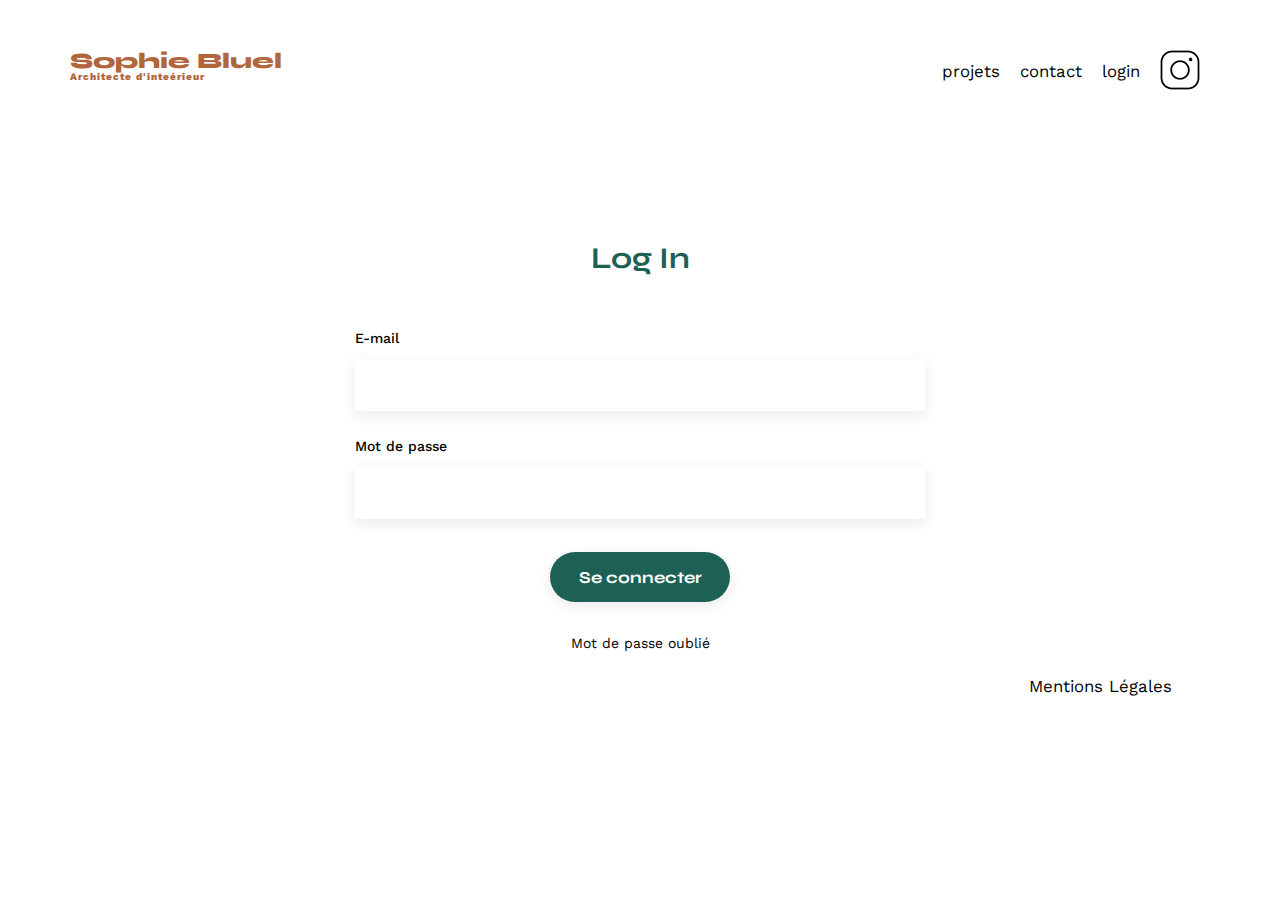
<file: FrontEnd/assets/login.html>
<!DOCTYPE html>
<html lang="fr">
<head>
	<meta charset="UTF-8">
	<title>Sophie Bluel - Architecte d'intérieur</title>
	<meta name="viewport" content="width=device-width, initial-scale=1.0">
	<link rel="preconnect" href="https://fonts.googleapis.com">
	<link rel="preconnect" href="https://fonts.gstatic.com" crossorigin>
	<link href="https://fonts.googleapis.com/css2?family=Syne:wght@700;800&family=Work+Sans&display=swap" rel="stylesheet">
	<meta name="description" content="">
	<link rel="stylesheet" href="../assets/style.css">
</head>
<body>
    <header>
        <h1>Sophie Bluel <span>Architecte d'inteérieur</span></h1>
        <nav>
            <ul>
                <li>projets</li>
                <li>contact</li>
                <li>login</li>
                <li><img src="../assets/icons/instagram.png" alt="Instagram"></li>
            </ul>
        </nav>
    </header>
        <section id="contact">
            <h2>Log In</h2>
            <form action="#" method="post">
                <label for="email">E-mail</label>
                <input type="email" name="email" id="email">
                <label for="password">Mot de passe</label>
                <input type="password" name="password" id="password">
                <input type="submit" value="Se connecter">
            </form>   
            <nav>Mot de passe oublié</nav>
        </section>
    <footer>
        <nav>
            <ul>
                <li>Mentions Légales</li>
            </ul>
        </nav>
    </footer>
</body>
</file>
<file: FrontEnd/assets/style.css>
/* http://meyerweb.com/eric/tools/css/reset/
   v2.0 | 20110126
   License: none (public domain)
*/

html,
body,
div,
span,
applet,
object,
iframe,
h1,
h2,
h3,
h4,
h5,
h6,
p,
blockquote,
pre,
a,
abbr,
acronym,
address,
big,
cite,
code,
del,
dfn,
em,
img,
ins,
kbd,
q,
s,
samp,
small,
strike,
strong,
sub,
sup,
tt,
var,
b,
u,
i,
center,
dl,
dt,
dd,
ol,
ul,
li,
fieldset,
form,
label,
legend,
table,
caption,
tbody,
tfoot,
thead,
tr,
th,
td,
article,
aside,
canvas,
details,
embed,
figure,
figcaption,
footer,
header,
hgroup,
menu,
nav,
output,
ruby,
section,
summary,
time,
mark,
audio,
video {
	margin: 0;
	padding: 0;
	border: 0;
	font-size: 100%;
	font: inherit;
	vertical-align: baseline;
}

/* HTML5 display-role reset for older browsers */
article,
aside,
details,
figcaption,
figure,
footer,
header,
hgroup,
menu,
nav,
section {
	display: block;
}

body {
	line-height: 1;
}

ol,
ul {
	list-style: none;
}

blockquote,
q {
	quotes: none;
}

blockquote:before,
blockquote:after,
q:before,
q:after {
	content: '';
	content: none;
}

table {
	border-collapse: collapse;
	border-spacing: 0;
}

/** end reset css**/
body {
	max-width: 1140px;
	margin: auto;
	font-family: 'Work Sans';
	font-size: 14px;
}

header {
	display: flex;
	justify-content: space-between;
	margin: 50px 0
}

section {
	margin: 50px 0
}

h1 {
	display: flex;
	flex-direction: column;
	font-family: 'Syne';
	font-size: 22px;
	font-weight: 800;
	color: #B1663C
}

h1>span {
	font-family: 'Work Sans';
	font-size: 10px;
	letter-spacing: 0.1em;
	;
}

h2 {
	font-family: 'Syne';
	font-weight: 700;
	font-size: 30px;
	color: #1D6154
}

nav ul {
	display: flex;
	align-items: center;
	list-style-type: none;

}

nav li {
	padding: 0 10px;
	font-size: 1.2em;
}

a {
	color: black;
	text-decoration: none;
}

li:hover {
	color: #B1663C;
}

.categories {
	display: flex;
	justify-content: center;
	height: 37px;
	margin-bottom: 40px;
	gap: 15px;
}

button {
	font-family: 'Syne';
	font-weight: 700;
	font-size: 16px;
	color: #1D6154;
	background-color: white;
	padding-left: 10px;
	padding-right: 10px;
	border-radius: 60px;
	border: 1px solid;
	cursor: pointer;
}

#button-log {
	margin-top: 35px;
	font-family: 'Syne';
	font-weight: 700;
	font-size: 16px;
	color: white;
	height: 37px;
	width: 180px;
	background-color: #1D6154;
	padding-left: 10px;
	padding-right: 10px;
	border-radius: 60px;
	border: 1px solid;
	cursor: pointer;
}

button:hover {
	color: white;
	background-color: #1D6154;
}

#introduction {
	display: flex;
	align-items: center;
}

#introduction figure {
	flex: 1
}

#introduction img {
	display: block;
	margin: auto;
	width: 80%;
}

#introduction article {
	flex: 1
}

#introduction h2 {
	margin-bottom: 1em;
}

#introduction p {
	margin-bottom: 0.5em;
}

#portfolio h2 {
	text-align: center;
	margin-bottom: 1em;
}

.gallery {
	width: 100%;
	display: grid;
	grid-template-columns: 1fr 1fr 1fr;
	grid-column-gap: 20px;
	grid-row-gap: 20px;
}

.gallery img {
	width: 100%;
	height: 100%;
	object-fit: cover;
}

#contact {
	width: 50%;
	margin: auto;
}

#contact>* {
	text-align: center;

}

#contact h2 {
	margin-top: 150px;
	margin-bottom: 20px;
}

#contact form {
	text-align: left;
	margin-top: 30px;
	display: flex;
	flex-direction: column;
}

#contact input {
	height: 50px;
	font-size: 1.2em;
	border: none;
	box-shadow: 0px 4px 14px rgba(0, 0, 0, 0.09);
}

#contact label {
	margin: 2em 0 1em 0;
}

#contact textarea {
	border: none;
	box-shadow: 0px 4px 14px rgba(0, 0, 0, 0.09);
}

#login {
	width: 50%;
	margin: auto;
	margin-bottom: 225px;
}

#login>* {
	text-align: center;

}

#login h2 {
	margin-top: 150px;
	margin-bottom: 20px;
}

#login form {
	text-align: left;
	margin-top: 30px;
	display: flex;
	flex-direction: column;
}

#login input {
	height: 50px;
	font-size: 1.2em;
	border: none;
	box-shadow: 0px 4px 14px rgba(0, 0, 0, 0.09);
}

#login label {
	margin: 2em 0 1em 0;
}

#login textarea {
	border: none;
	box-shadow: 0px 4px 14px rgba(0, 0, 0, 0.09);
}

input[type="submit"] {
	font-family: 'Syne';
	font-weight: 700;
	color: white;
	background-color: #1D6154;
	margin: 2em auto;
	width: 180px;
	text-align: center;
	border-radius: 60px;
}

footer nav ul {
	display: flex;
	justify-content: flex-end;
	margin: 2em
}



.headLog {
	display: flex;
	justify-content: center;
	align-items: center;
	color: white;
	background-color: black;
	width: 100vw;
	margin-left: calc(-1 * ((100vw - 100%) / 2));
	height: 60px;
}

.headLog nav {
	cursor: pointer;
}

.modif {
	display: flex;
	justify-content: center;
}

.jsModal {
	display: flex;
	align-items: baseline;
	margin-left: 30px;
	color: black;
	font-size: 14px;
	font-weight: 400;
	cursor: pointer;
}

.modal {
	display: flex;
	align-items: center;
	justify-content: center;
	position: fixed;
	top: 0;
	left: 0;
	width: 100%;
	height: 100%;
	background: rgba(0, 0, 0, 0.8);
}

.contentModal {
	display: flex;
	flex-direction: column;
	background-color: white;
	max-width: calc(100vw - 20px);
	max-height: calc(100vh - 20px);
	width: 600px;
	height: 750px;
	padding: 20px;
	border-radius: 10px;
	position: relative;
}

.buttonModal {
	display: flex;
	justify-content: center;
	margin-top: 40px;
}

.buttonModal button {
	width: 240px;
	height: 40px;
}

.galleryModal {
	display: flex;
	flex-direction: row;
	flex-wrap: wrap;
	justify-items: center;
	margin: 20px;
	padding-left: 40px;
	column-gap: 5px;
	row-gap: 30px;

}

.galleryModal img {
	width: 78px;
	height: 104px;
	position: relative;
	object-fit: cover;
}

.galleryModal i {
	position: relative;
	right: 25px;
	top: 8px;
	cursor: pointer;
	width: 17px;
	height: 17px;
	background-color: black;
	border-radius: 3px;
	color: white;
	display: flex;
	justify-content: center;
	align-items: center;
	font-size: 12px;
}

.lineModal {
	width: 480px;
	margin-top: 30px;
	margin-bottom: 30px;
	border: 1px solid #B3B3B3;
}

.jsClose {
	display: flex;
	justify-content: flex-end;
	font-size: 20px;
	font-weight: 600;
	cursor: pointer;
}

h3 {
	display: flex;
	justify-content: center;
	font-size: 28px;
	font-weight: 400;
	margin-bottom: 40px;
	margin-top: 30px;
}

.pen {
	color: white;
	margin: 10px;
}

.fa-regular {
	margin: 10px;
}

.modal2 {
	display: none;
}

#modal-btn-back {
	position: absolute;
	top: 20px;
	left: 20px;
	cursor: pointer;
	height: 40px;
	width: 40px;
	display: flex;
	align-items: center;
	justify-content: center;
	font-size: 18px;
}



.line {
	border: 1px solid rgba(179, 179, 179, 1);
	background: rgba(179, 179, 179, 1);
	width: 420px;
	margin-top: 67px
}

#ajouter-photo {
	display: flex;
	flex-direction: column;

}

.btn-ajouter-photo {
	background-color: #1D6154;
	border-radius: 60px;
	height: 36px;
	width: 237px;
	color: white;
	font-family: "Syne";
	font-weight: 700;
	font-size: 14px;
	font-style: normal;
	border: 0;
	margin-top: 38px;

}

/* fenetre Ajout photo */

#form {
	display: flex;
	flex-direction: column;
	width: 80%;
	height: 600px;
	margin: auto;
}

#searchPicture {
	display: flex;
	flex-direction: column;
	justify-content: center;
	align-items: center;
	background-color: #E8F1F6;
	height: 225px;
	margin-top: 20px;
}

#searchPicture .fa-image {
	color: #B9C5CC;
	margin-top: 30px;
	display: flex;
	justify-content: center;
}

#searchPicture p {
	color: #444444;
	margin-top: 10px;
	text-align: center;
}

#preview {
	height: 100%;
	display: none;
	width: 129px;
	object-fit: cover;
}

#validate {
	font-family: "Syne";
	font-size: 14px;
	font-weight: 700;
	width: 240px;
	height: 40px;
	border-radius: 60px;
	border: none;
	color: #FFF;
	/* background-color: #A7A7A7; */
	background-color: #1D6154;
	margin: auto;
	cursor: pointer;
}

#title-modal {
	display: flex;
	flex-direction: column;
	align-items: center;
	justify-content: space-between;
	font-family: 'Work Sans';
	font-weight: 400;
	font-size: 26px;
	line-height: 30px;
	color: black;
	padding-top: 80px;
}

#inputPhoto {
	flex-direction: column;
	justify-content: center;
	align-items: center;
}

.flex {
	display: flex;
}

label {
	font-family: "Work Sans";
	font-weight: 500;
	font-size: 14px;
	margin-top: 20px;
	margin-bottom: 10px;
}

#labelPhoto {
	background-color: #CBD6DC;
	border-radius: 50px;

	cursor: pointer;
}

#labelPhoto p {
	color: #306685;
	font-weight: 500;
	text-align: center;
	position: relative;
	top: 5px;
}

#photo {
	visibility: hidden;
}

#photoFile {
	max-width: 165px;
	margin: auto;
}

#input-title,
select {
	height: 50px;
	box-shadow: 1px 1px 4px #c5c4c4;
	padding-left: 10px;
}

#titleLabel,
#categoryLabel {
	margin: 30px 0 10px 0;
}

#select-container {
	position: relative;
	width: 100%;
}

select {
	appearance: none;
	cursor: pointer;
	width: 100%;
}

#dropdown {
	position: absolute;
	bottom: 20px;
	width: 1em;
	right: 30px;
	color: rgba(108, 108, 108, 1);

}

.line-2 {
	border: 1px solid rgba(179, 179, 179, 1);
	background: rgba(179, 179, 179, 1);
	width: 420px;
	margin: 40px auto;
}

.input-error {
	color: red;
	display: none;
}
</file>
